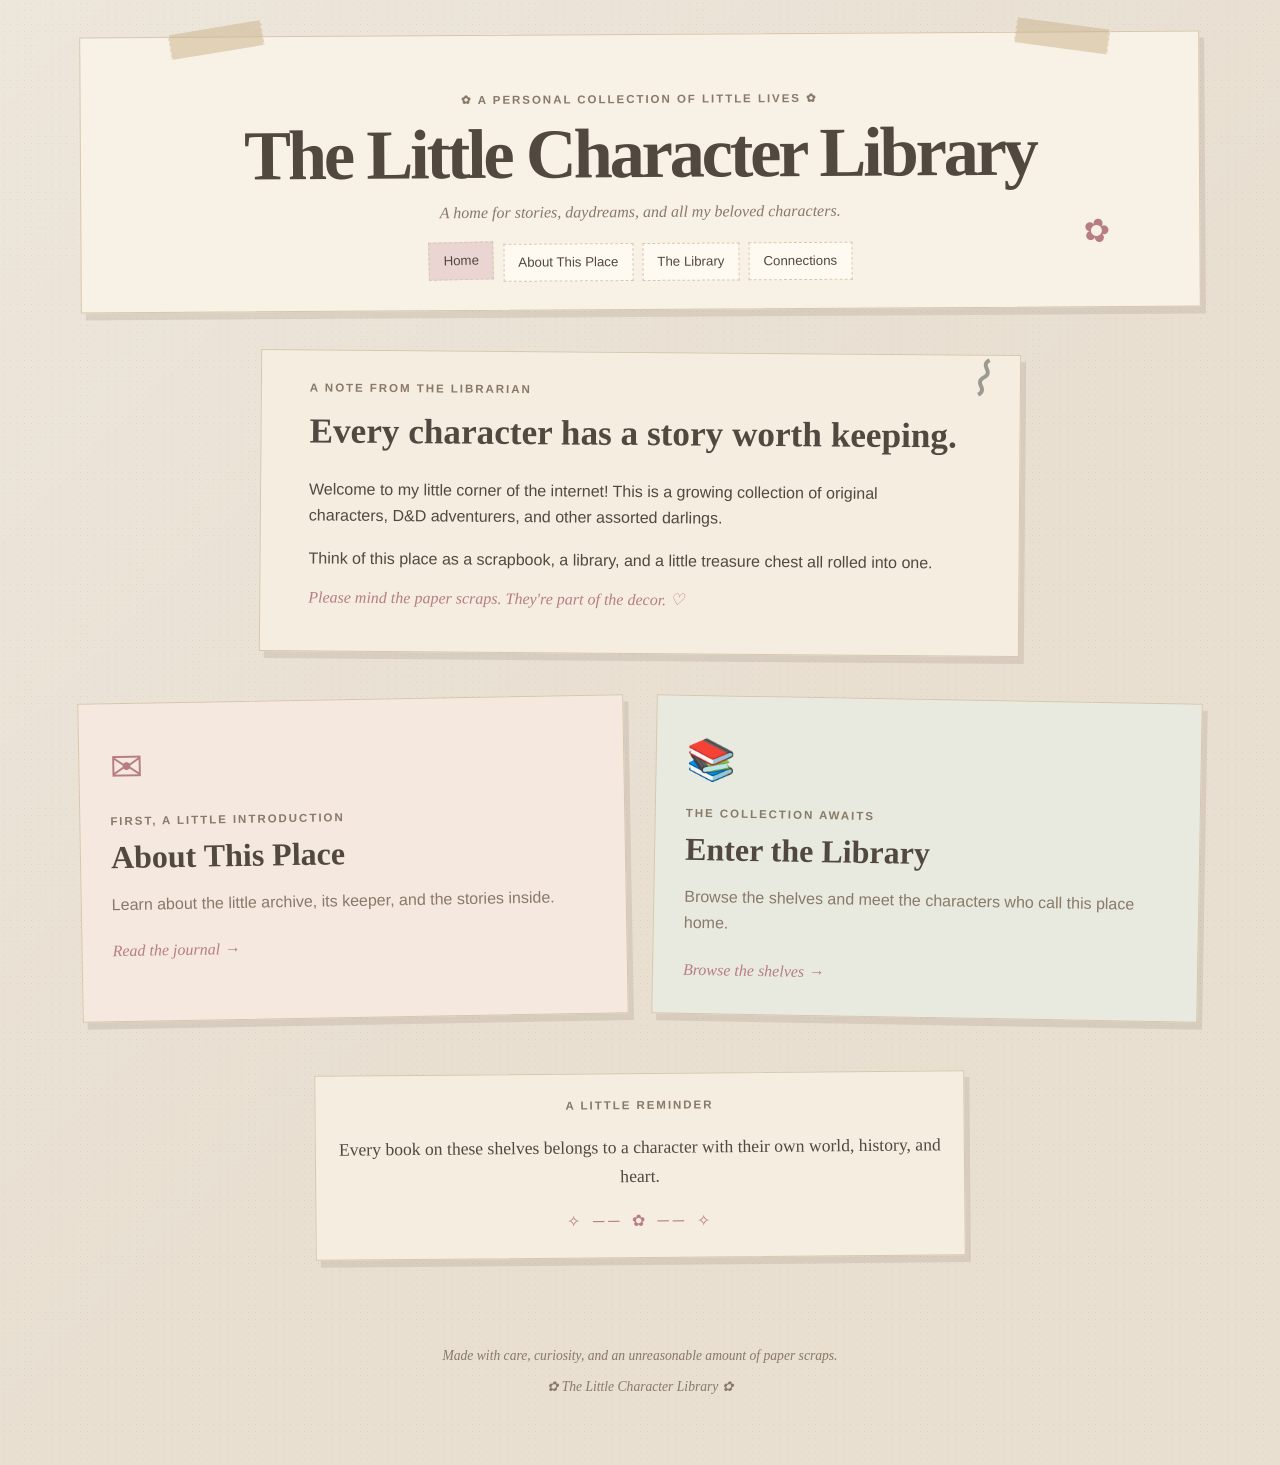
<file: index.html>
<!DOCTYPE html>
<html lang="en">
<head>
  <meta charset="UTF-8">
  <meta name="viewport" content="width=device-width, initial-scale=1.0">
  <meta name="description" content="A little home for characters, stories, and daydreams.">
  <title>The Little Character Library</title>
  <link rel="stylesheet" href="style.css">
</head>

<body class="home-page">
  <div class="site-wrap">

    <header class="site-header paper-panel">
      <p class="eyebrow">✿ A PERSONAL COLLECTION OF LITTLE LIVES ✿</p>
      <h1 class="site-title">The Little Character Library</h1>
      <p class="site-subtitle">A home for stories, daydreams, and all my beloved characters.</p>

      <nav class="main-nav" aria-label="Main navigation">
        <a class="nav-link active" href="index.html">Home</a>
        <a class="nav-link" href="about.html">About This Place</a>
        <a class="nav-link" href="library.html">The Library</a>
        <a class="nav-link" href="connections.html">Connections</a>
      </nav>

      <span class="tape tape-top-left" aria-hidden="true"></span>
      <span class="tape tape-top-right" aria-hidden="true"></span>
      <span class="doodle doodle-flower" aria-hidden="true">✿</span>
    </header>

    <main>
      <section class="welcome-note paper-panel">
        <div class="section-kicker">A NOTE FROM THE LIBRARIAN</div>
        <h2>Every character has a story worth keeping.</h2>

        <p>
          Welcome to my little corner of the internet! This is a growing
          collection of original characters, D&D adventurers, and other
          assorted darlings.
        </p>

        <p>
          Think of this place as a scrapbook, a library, and a little
          treasure chest all rolled into one.
        </p>

        <p class="handwritten">
          Please mind the paper scraps. They're part of the decor. ♡
        </p>

        <span class="paperclip" aria-hidden="true">⌇</span>
      </section>

      <section class="home-links">
        <a class="home-link-card paper-panel" href="about.html">
          <span class="home-link-icon">✉</span>
          <p class="eyebrow">FIRST, A LITTLE INTRODUCTION</p>
          <h2>About This Place</h2>
          <p>Learn about the little archive, its keeper, and the stories inside.</p>
          <span class="handwritten">Read the journal →</span>
        </a>

        <a class="home-link-card paper-panel" href="library.html">
          <span class="home-link-icon">📚</span>
          <p class="eyebrow">THE COLLECTION AWAITS</p>
          <h2>Enter the Library</h2>
          <p>Browse the shelves and meet the characters who call this place home.</p>
          <span class="handwritten">Browse the shelves →</span>
        </a>
      </section>

      <section class="little-note paper-panel">
        <p class="eyebrow">A LITTLE REMINDER</p>
        <p>Every book on these shelves belongs to a character with their own world, history, and heart.</p>
        <div class="tiny-flourish" aria-hidden="true">✧ ── ✿ ── ✧</div>
      </section>
    </main>

    <footer class="site-footer">
      <p>Made with care, curiosity, and an unreasonable amount of paper scraps.</p>
      <p>✿ The Little Character Library ✿</p>
    </footer>

  </div>
</body>
</html>
</file>
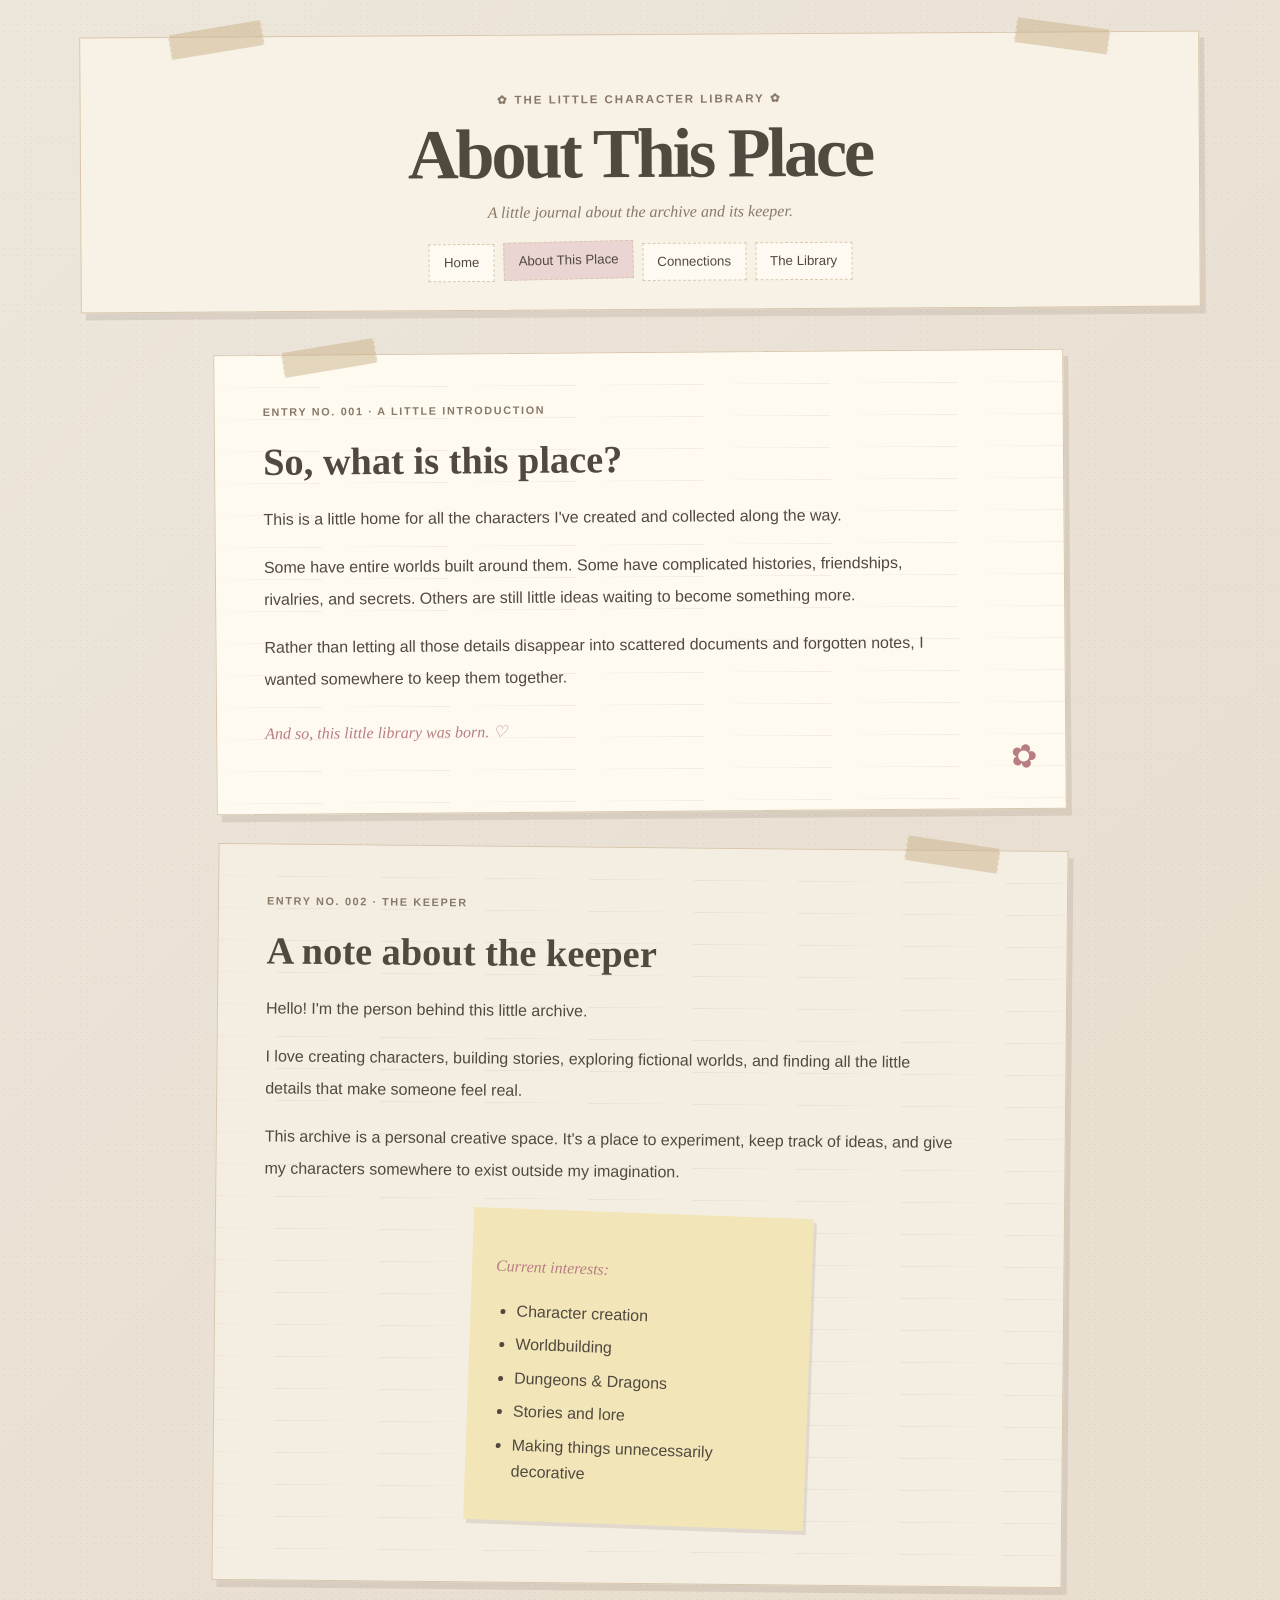
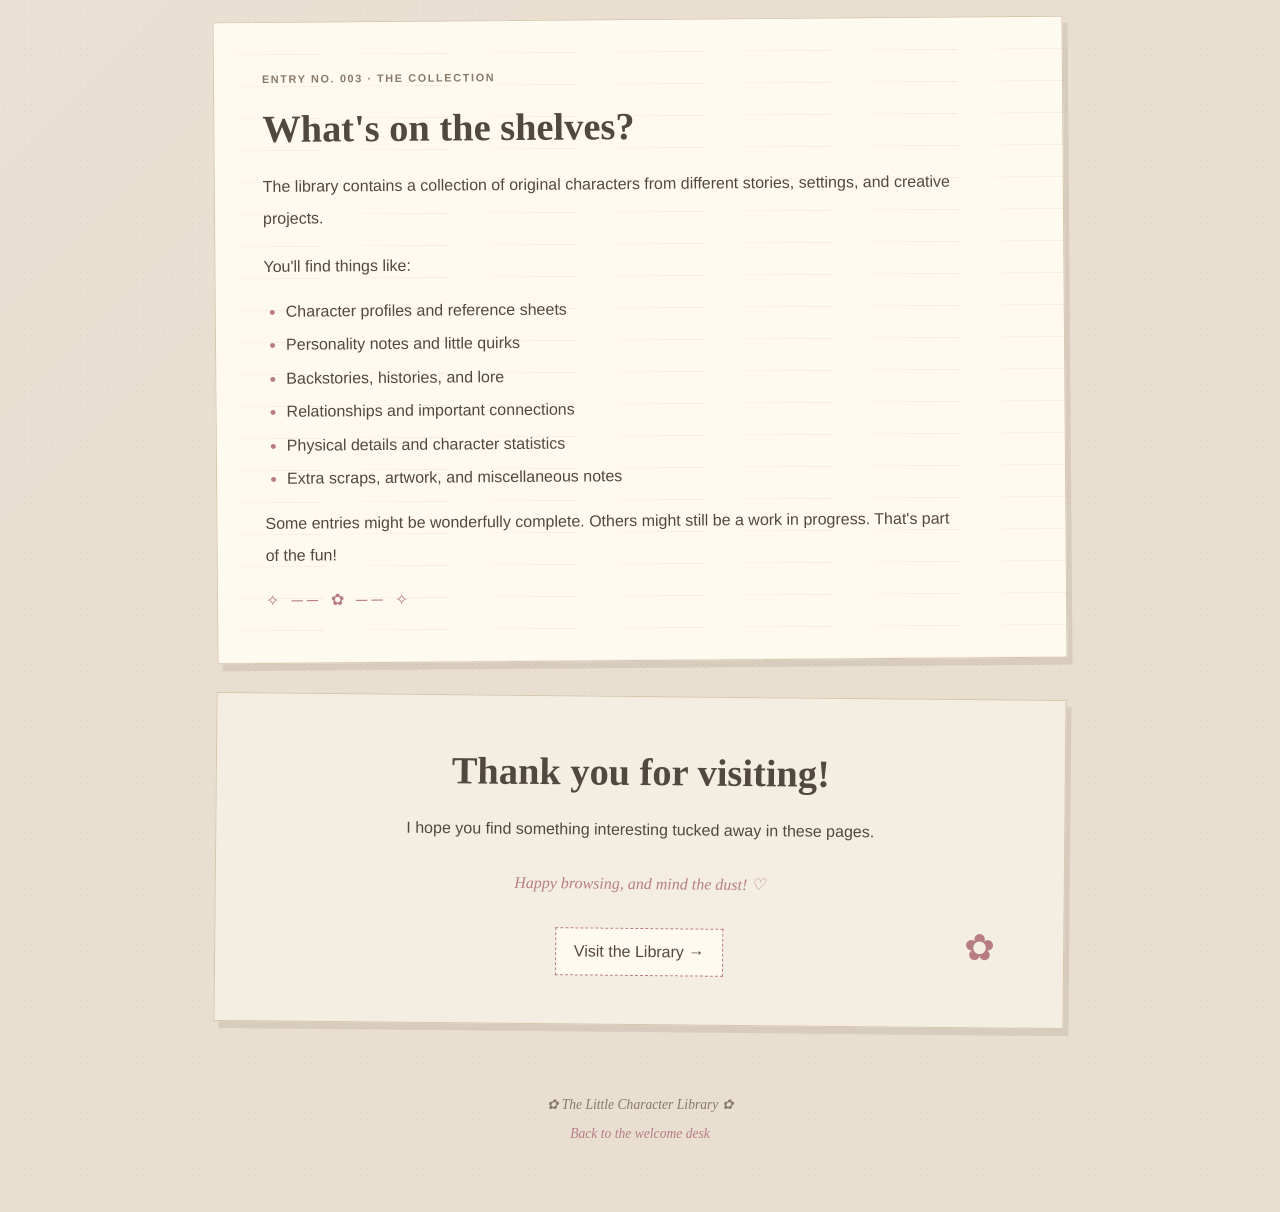
<file: about.html>
<!DOCTYPE html>
<html lang="en">
<head>
  <meta charset="UTF-8">
  <meta name="viewport" content="width=device-width, initial-scale=1.0">
  <title>About This Place | The Little Character Library</title>
  <link rel="stylesheet" href="style.css">
</head>

<body class="about-page">
  <div class="site-wrap">

    <header class="site-header paper-panel">
      <p class="eyebrow">✿ THE LITTLE CHARACTER LIBRARY ✿</p>
      <h1 class="site-title">About This Place</h1>
      <p class="site-subtitle">A little journal about the archive and its keeper.</p>

      <nav class="main-nav" aria-label="Main navigation">
        <a class="nav-link" href="index.html">Home</a>
        <a class="nav-link active" href="about.html">About This Place</a>
        <a class="nav-link" href="connections.html">Connections</a>
        <a class="nav-link" href="library.html">The Library</a>
      </nav>

      <span class="tape tape-top-left" aria-hidden="true"></span>
      <span class="tape tape-top-right" aria-hidden="true"></span>
    </header>

    <main class="journal-layout">

      <section class="journal-page paper-panel">
        <div class="journal-date">ENTRY NO. 001 · A LITTLE INTRODUCTION</div>

        <h2>So, what is this place?</h2>

        <p>
          This is a little home for all the characters I've created and
          collected along the way.
        </p>

        <p>
          Some have entire worlds built around them. Some have complicated
          histories, friendships, rivalries, and secrets. Others are still
          little ideas waiting to become something more.
        </p>

        <p>
          Rather than letting all those details disappear into scattered
          documents and forgotten notes, I wanted somewhere to keep them
          together.
        </p>

        <p class="handwritten">And so, this little library was born. ♡</p>

        <span class="tape tape-top-left" aria-hidden="true"></span>
        <span class="margin-doodle" aria-hidden="true">✿</span>
      </section>

      <section class="journal-page paper-panel">
        <div class="journal-date">ENTRY NO. 002 · THE KEEPER</div>

        <h2>A note about the keeper</h2>

        <p>
          Hello! I'm the person behind this little archive.
        </p>

        <p>
          I love creating characters, building stories, exploring fictional
          worlds, and finding all the little details that make someone feel
          real.
        </p>

        <p>
          This archive is a personal creative space. It's a place to
          experiment, keep track of ideas, and give my characters somewhere
          to exist outside my imagination.
        </p>

        <div class="sticky-note">
          <p class="handwritten">Current interests:</p>
          <ul>
            <li>Character creation</li>
            <li>Worldbuilding</li>
            <li>Dungeons & Dragons</li>
            <li>Stories and lore</li>
            <li>Making things unnecessarily decorative</li>
          </ul>
        </div>

        <span class="tape tape-top-right" aria-hidden="true"></span>
      </section>

      <section class="journal-page paper-panel">
        <div class="journal-date">ENTRY NO. 003 · THE COLLECTION</div>

        <h2>What's on the shelves?</h2>

        <p>
          The library contains a collection of original characters from
          different stories, settings, and creative projects.
        </p>

        <p>You'll find things like:</p>

        <ul class="decorated-list">
          <li>Character profiles and reference sheets</li>
          <li>Personality notes and little quirks</li>
          <li>Backstories, histories, and lore</li>
          <li>Relationships and important connections</li>
          <li>Physical details and character statistics</li>
          <li>Extra scraps, artwork, and miscellaneous notes</li>
        </ul>

        <p>
          Some entries might be wonderfully complete. Others might still
          be a work in progress. That's part of the fun!
        </p>

        <div class="tiny-flourish" aria-hidden="true">✧ ── ✿ ── ✧</div>
      </section>

      <section class="journal-page closing-note paper-panel">
        <h2>Thank you for visiting!</h2>

        <p>
          I hope you find something interesting tucked away in these pages.
        </p>

        <p class="handwritten">Happy browsing, and mind the dust! ♡</p>

        <a class="scrapbook-button" href="library.html">
          Visit the Library →
        </a>

        <span class="doodle closing-flower" aria-hidden="true">✿</span>
      </section>

    </main>

    <footer class="site-footer">
      <p>✿ The Little Character Library ✿</p>
      <p><a href="index.html">Back to the welcome desk</a></p>
    </footer>

  </div>
</body>
</html>
</file>
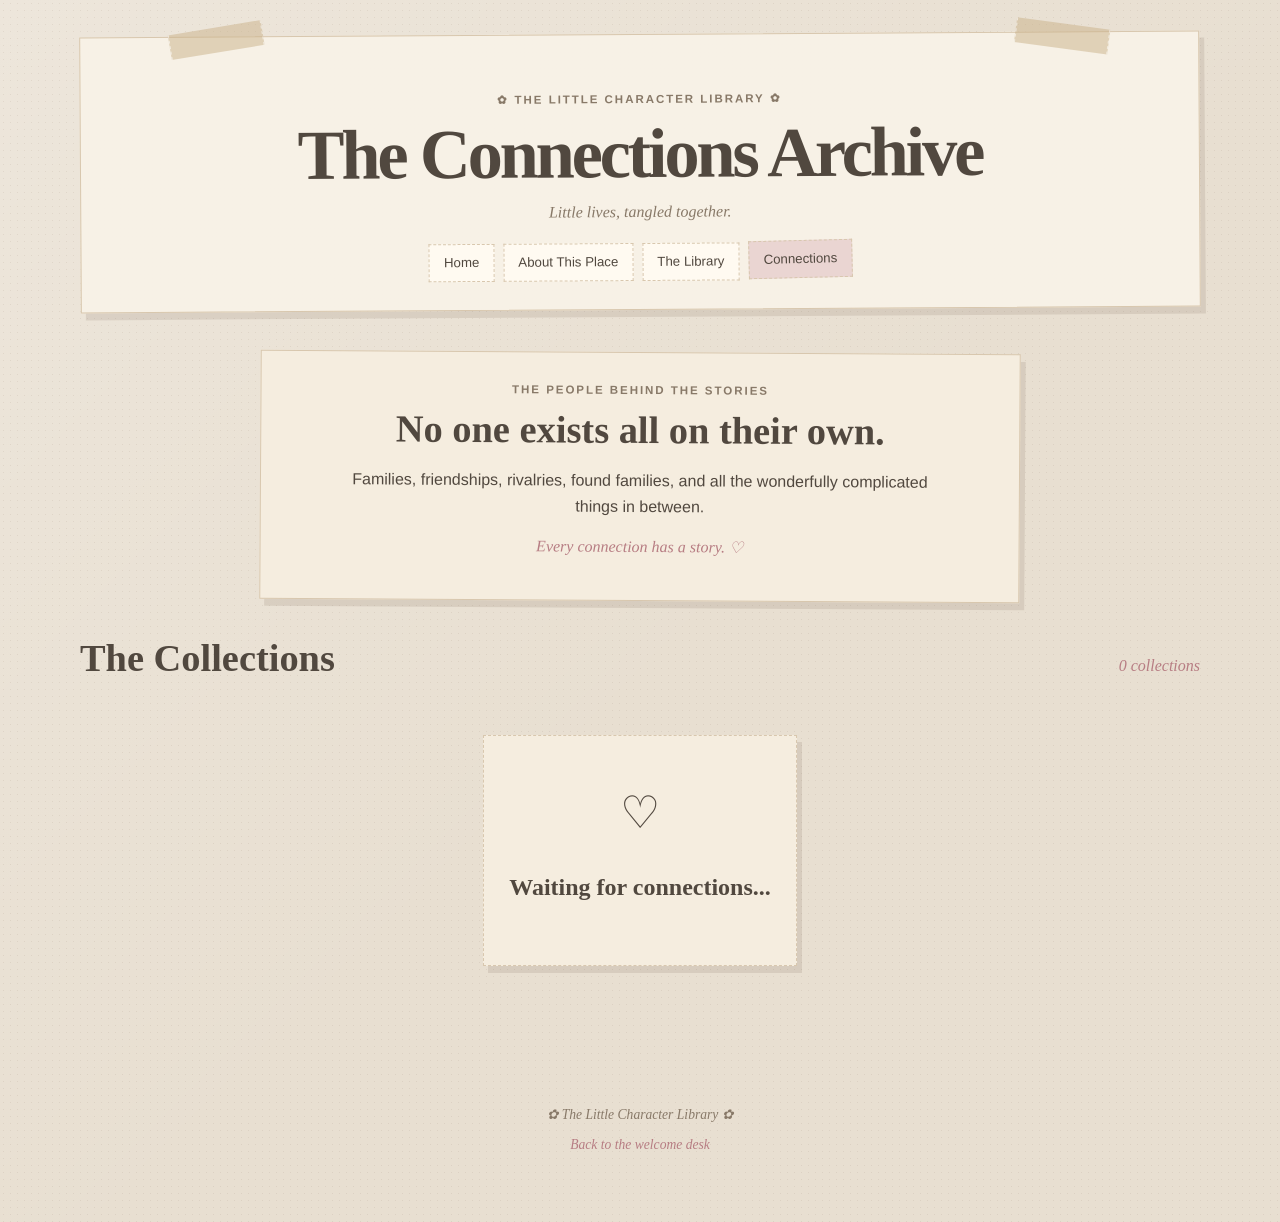
<file: connections.html>
<!DOCTYPE html>
<html lang="en">
<head>
  <meta charset="UTF-8">
  <meta name="viewport" content="width=device-width, initial-scale=1.0">
  <title>Connections | The Little Character Library</title>
  <link rel="stylesheet" href="style.css">
  <script src="connections.js" defer></script>
</head>

<body class="connections-page">
  <div class="site-wrap">

    <header class="site-header paper-panel">
      <p class="eyebrow">✿ THE LITTLE CHARACTER LIBRARY ✿</p>
      <h1 class="site-title">The Connections Archive</h1>
      <p class="site-subtitle">Little lives, tangled together.</p>

      <nav class="main-nav" aria-label="Main navigation">
        <a class="nav-link" href="index.html">Home</a>
        <a class="nav-link" href="about.html">About This Place</a>
        <a class="nav-link" href="library.html">The Library</a>
        <a class="nav-link active" href="connections.html">Connections</a>
      </nav>

      <span class="tape tape-top-left" aria-hidden="true"></span>
      <span class="tape tape-top-right" aria-hidden="true"></span>
    </header>

    <main>

      <section class="library-intro paper-panel">
        <p class="eyebrow">THE PEOPLE BEHIND THE STORIES</p>
        <h2>No one exists all on their own.</h2>
        <p>
          Families, friendships, rivalries, found families, and all the
          wonderfully complicated things in between.
        </p>
        <p class="handwritten">Every connection has a story. ♡</p>
      </section>

      <section class="connection-directory">
        <div class="shelf-heading">
          <h2>The Collections</h2>
          <span class="handwritten" id="group-count">A little family of stories</span>
        </div>

        <div id="connection-directory-grid" class="connection-directory-grid">
          <div class="empty-library paper-panel">
            <span class="empty-icon">♡</span>
            <h3>Waiting for connections...</h3>
            <p>
            </p>
          </div>
        </div>
      </section>

    </main>

    <footer class="site-footer">
      <p>✿ The Little Character Library ✿</p>
      <p><a href="index.html">Back to the welcome desk</a></p>
    </footer>

  </div>

  <script>
    document.addEventListener("DOMContentLoaded", () => {
      const grid = document.getElementById("connection-directory-grid");
      const count = document.getElementById("group-count");

      if (typeof archiveGroups === "undefined") return;

      const groups = archiveGroups;
      count.textContent = `${groups.length} ${groups.length === 1 ? "collection" : "collections"}`;

      if (groups.length === 0) return;

      grid.replaceChildren();

      groups.forEach(group => {
        const card = document.createElement("a");
        card.className = "connection-directory-card paper-panel";
        card.href = `group.html?group=${encodeURIComponent(group.id)}`;

        const decoration = document.createElement("span");
        decoration.className = "directory-icon";
        decoration.textContent = "♡";

        const title = document.createElement("h3");
        title.textContent = group.name;

        const description = document.createElement("p");
        description.textContent = group.description || "A collection of connected characters.";

        const members = document.createElement("span");
        members.className = "directory-member-count";
        members.textContent = `${group.members.length} connected characters`;

        const linkText = document.createElement("span");
        linkText.className = "handwritten";
        linkText.textContent = "Open collection →";

        card.append(decoration, title, description, members, linkText);
        grid.appendChild(card);
      });
    });
  </script>
</body>
</html>
</file>
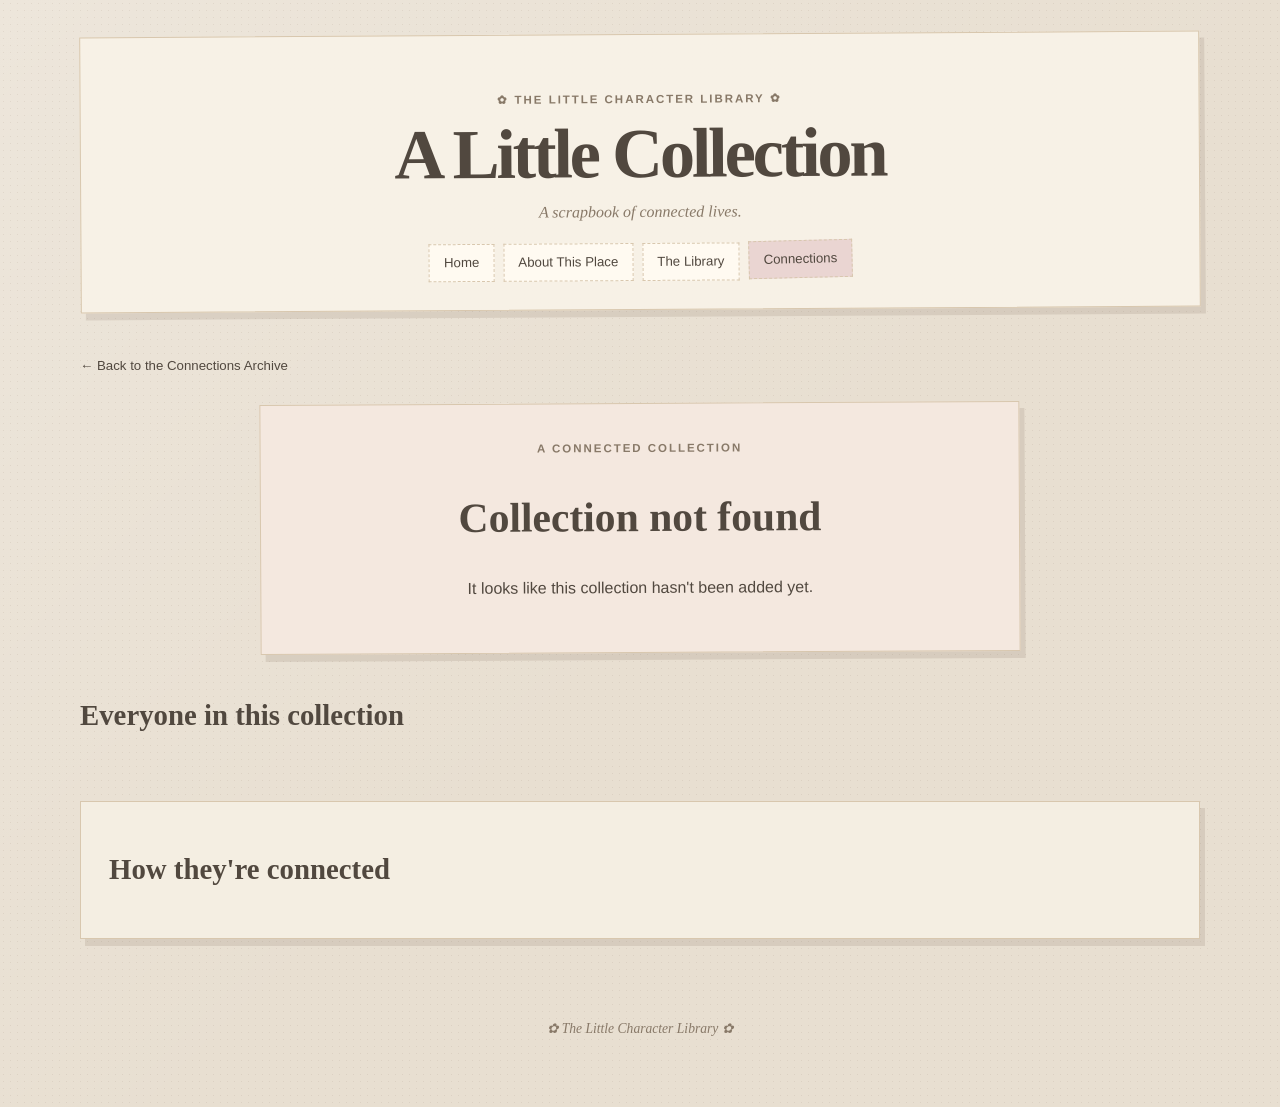
<file: group.html>
<!DOCTYPE html>
<html lang="en">
<head>
  <meta charset="UTF-8">
  <meta name="viewport" content="width=device-width, initial-scale=1.0">
  <title>Character Group | The Little Character Library</title>
  <link rel="stylesheet" href="style.css">
  <script src="connections.js" defer></script>
</head>

<body class="group-page">
  <div class="site-wrap">

    <header class="site-header paper-panel">
      <p class="eyebrow">✿ THE LITTLE CHARACTER LIBRARY ✿</p>
      <h1 class="site-title">A Little Collection</h1>
      <p class="site-subtitle">A scrapbook of connected lives.</p>

      <nav class="main-nav" aria-label="Main navigation">
        <a class="nav-link" href="index.html">Home</a>
        <a class="nav-link" href="about.html">About This Place</a>
        <a class="nav-link" href="library.html">The Library</a>
        <a class="nav-link active" href="connections.html">Connections</a>
      </nav>
    </header>

    <main>
      <a class="back-link" href="connections.html">← Back to the Connections Archive</a>

      <section class="group-intro paper-panel">
        <p class="eyebrow">A CONNECTED COLLECTION</p>
        <h2 id="group-title">Loading collection...</h2>
        <p id="group-description"></p>
        <p class="handwritten" id="group-member-count"></p>
      </section>

      <section class="group-members-section">
        <h2>Everyone in this collection</h2>
        <div id="group-members" class="group-member-grid"></div>
      </section>

      <section class="group-relationships paper-panel">
        <h2>How they're connected</h2>
        <div id="group-relationship-list"></div>
      </section>
    </main>

    <footer class="site-footer">
      <p>✿ The Little Character Library ✿</p>
    </footer>
  </div>

  <script>
    document.addEventListener("DOMContentLoaded", () => {
      const params = new URLSearchParams(window.location.search);
      const groupId = params.get("group");

      const group = typeof archiveGroups !== "undefined"
        ? archiveGroups.find(item => item.id === groupId)
        : null;

      const title = document.getElementById("group-title");
      const description = document.getElementById("group-description");
      const count = document.getElementById("group-member-count");
      const membersContainer = document.getElementById("group-members");
      const relationshipsContainer = document.getElementById("group-relationship-list");

      if (!group) {
        title.textContent = "Collection not found";
        description.textContent = "It looks like this collection hasn't been added yet.";
        count.textContent = "";
        return;
      }

      document.title = `${group.name} | The Little Character Library`;
      title.textContent = group.name;
      description.textContent = group.description || "";
      count.textContent = `${group.members.length} connected characters ♡`;

      const members = group.members
        .map(id => archiveCharacters.find(character => character.id === id))
        .filter(Boolean);

      members.forEach(character => {
        const card = document.createElement("a");
        card.className = "group-member-card paper-panel";
        card.href = character.page;

        if (character.image) {
          const image = document.createElement("img");
          image.src = character.image;
          image.alt = `Portrait of ${character.name}`;
          card.appendChild(image);
        } else {
          const placeholder = document.createElement("div");
          placeholder.className = "group-member-placeholder";
          placeholder.textContent = "✿";
          card.appendChild(placeholder);
        }

        const name = document.createElement("h3");
        name.textContent = character.name;

        const subtitle = document.createElement("p");
        subtitle.textContent = character.subtitle || character.species || "";

        card.append(name, subtitle);
        membersContainer.appendChild(card);
      });

      const relationships = [];

      members.forEach(character => {
        (character.relationships || []).forEach(relationship => {
          if (!group.members.includes(relationship.characterId)) return;

          const other = archiveCharacters.find(
            item => item.id === relationship.characterId
          );

          if (!other) return;

          relationships.push({
            first: character.name,
            second: other.name,
            label: relationship.label
          });
        });
      });

      if (relationships.length === 0) {
        relationshipsContainer.textContent =
          "Relationship details haven't been added yet.";
      } else {
        relationships.forEach(relationship => {
          const item = document.createElement("p");
          item.className = "group-relationship-entry";
          item.textContent =
            `${relationship.first} → ${relationship.second}: ${relationship.label}`;
          relationshipsContainer.appendChild(item);
        });
      }
    });
  </script>
</body>
</html>
</file>
<file: style.css>
/* ==========================================================
   THE LITTLE CHARACTER LIBRARY
   Shared styles for the homepage and every character page.
   Change the global colours here; individual characters can
   override them with their own --accent variables.
   ========================================================== */

:root {
  --ink: #51483f;
  --muted-ink: #887968;
  --paper: #f5eddf;
  --paper-light: #fffaf1;
  --paper-dark: #e9ddca;
  --edge: #d8c7ae;
  --accent: #b77d83;
  --accent-soft: #ead5d2;
  --sage: #a5ad91;
  --shadow: 5px 7px 0 rgba(91, 71, 53, .12);
  --serif: Georgia, "Times New Roman", serif;
  --sans: "Trebuchet MS", Arial, sans-serif;
  --hand: "Segoe Print", "Bradley Hand", cursive;
}

* { box-sizing: border-box; }

html { scroll-behavior: smooth; }

body {
  margin: 0;
  color: var(--ink);
  background-color: #e8dfd1;
  background-image:
    radial-gradient(rgba(117, 94, 69, .10) .7px, transparent .7px),
    linear-gradient(135deg, rgba(255,255,255,.22), transparent 55%);
  background-size: 7px 7px, auto;
  font-family: var(--sans);
  line-height: 1.65;
}

a { color: inherit; }
button, input { font: inherit; }

.site-wrap {
  width: min(1120px, calc(100% - 32px));
  margin: 34px auto;
}

.paper-panel {
  position: relative;
  background: var(--paper);
  border: 1px solid var(--edge);
  box-shadow: var(--shadow);
}

.site-header {
  padding: 55px 24px 28px;
  text-align: center;
  transform: rotate(-.35deg);
  margin-bottom: 42px;
  background-image: linear-gradient(rgba(255,255,255,.22), rgba(255,255,255,.22));
}

.eyebrow, .section-kicker {
  margin: 0;
  color: var(--muted-ink);
  font-size: .72rem;
  font-weight: bold;
  letter-spacing: .17em;
  text-transform: uppercase;
}

.site-title {
  margin: 8px 0 2px;
  font: 700 clamp(2.1rem, 6vw, 4.4rem)/1.05 var(--serif);
  letter-spacing: -.045em;
}

.site-subtitle {
  margin: 12px auto 22px;
  color: var(--muted-ink);
  font: italic 1rem var(--serif);
}

.main-nav {
  display: flex;
  justify-content: center;
  flex-wrap: wrap;
  gap: 9px;
}

.nav-link {
  padding: 7px 14px;
  border: 1px dashed var(--edge);
  background: var(--paper-light);
  text-decoration: none;
  font-size: .83rem;
  transition: transform .2s, background .2s;
}
.nav-link:hover, .nav-link.active {
  background: var(--accent-soft);
  transform: translateY(-2px) rotate(-1deg);
}

.tape {
  position: absolute;
  width: 94px;
  height: 25px;
  background: rgba(198, 174, 133, .48);
  border-left: 1px dashed rgba(255,255,255,.55);
  border-right: 1px dashed rgba(255,255,255,.55);
}
.tape-top-left { top: -10px; left: 8%; transform: rotate(-9deg); }
.tape-top-right { top: -9px; right: 8%; transform: rotate(8deg); }
.doodle { position: absolute; color: var(--accent); pointer-events: none; }
.doodle-flower { right: 8%; bottom: 18%; font-size: 2rem; transform: rotate(13deg); }

.welcome-note {
  max-width: 760px;
  margin: 0 auto 70px;
  padding: 28px clamp(20px, 5vw, 48px);
  transform: rotate(.45deg);
}
.welcome-note h2, .section-heading h2, .little-note p:not(.eyebrow) {
  font-family: var(--serif);
}
.welcome-note h2 { margin: 5px 0 10px; font-size: clamp(1.5rem, 4vw, 2.2rem); }
.welcome-note p { max-width: 650px; }
.handwritten { color: var(--accent); font: italic 1rem var(--hand); }
.paperclip { position: absolute; right: 25px; top: -16px; font-size: 3rem; color: #9a9a91; transform: rotate(18deg); }

.collection-section { margin: 0 auto 60px; }
.section-heading {
  display: flex;
  align-items: center;
  justify-content: space-between;
  margin-bottom: 18px;
}
.section-heading h2 { margin: 2px 0 0; font-size: clamp(1.8rem, 4vw, 2.6rem); }
.shelf-stamp {
  display: grid;
  place-content: center;
  width: 65px;
  height: 65px;
  border: 2px dashed var(--accent);
  border-radius: 50%;
  color: var(--accent);
  text-align: center;
  font: bold .65rem/1.3 var(--serif);
  transform: rotate(12deg);
}

.collection-tools { padding: 18px; margin-bottom: 28px; }
.search-label { display: block; margin-bottom: 6px; font: bold .8rem var(--serif); }
#character-search {
  width: 100%;
  padding: 11px 13px;
  color: var(--ink);
  background: var(--paper-light);
  border: 1px solid var(--edge);
  outline-color: var(--accent);
}
.filter-row { display: flex; flex-wrap: wrap; gap: 8px; margin-top: 13px; }
.filter-button {
  padding: 6px 11px;
  border: 1px solid var(--edge);
  background: #fffaf1;
  color: var(--ink);
  cursor: pointer;
  font-size: .78rem;
}
.filter-button:hover, .filter-button.active {
  background: var(--accent-soft);
  border-color: var(--accent);
}

.book-grid {
  display: grid;
  grid-template-columns: repeat(auto-fit, minmax(215px, 1fr));
  gap: 28px 23px;
}
.book-card {
  position: relative;
  display: block;
  padding: 13px 13px 17px;
  background: var(--paper-light);
  border: 1px solid var(--edge);
  box-shadow: 4px 5px 0 rgba(91, 71, 53, .13);
  text-decoration: none;
  transform: rotate(var(--tilt, -1deg));
  transition: transform .2s, box-shadow .2s;
}
.book-card:nth-child(even) { --tilt: 1.1deg; }
.book-card:nth-child(3n) { --tilt: -.4deg; }
.book-card:hover {
  transform: translateY(-6px) rotate(0);
  box-shadow: 7px 10px 0 rgba(91, 71, 53, .14);
}
.book-cover {
  position: relative;
  display: grid;
  place-items: center;
  min-height: 205px;
  overflow: hidden;
  background: var(--card-paper, #ead8d1);
  border: 1px solid rgba(81,72,63,.14);
}
.book-cover img { width: 100%; height: 205px; object-fit: cover; display: block; }
.book-cover-placeholder {
  padding: 18px;
  color: rgba(81,72,63,.65);
  text-align: center;
  font: italic 1.05rem var(--serif);
}
.book-ribbon {
  position: absolute;
  top: 12px;
  left: -7px;
  padding: 4px 12px;
  color: #fffaf1;
  background: var(--card-accent, #ad777d);
  font-size: .65rem;
  letter-spacing: .08em;
  text-transform: uppercase;
  box-shadow: 2px 2px 0 rgba(0,0,0,.1);
}
.book-card h3 { margin: 13px 0 2px; font: bold 1.35rem var(--serif); }
.book-card .book-subtitle { margin: 0; color: var(--muted-ink); font: italic .85rem var(--serif); }
.book-meta { display: flex; justify-content: space-between; gap: 8px; margin-top: 12px; color: var(--muted-ink); font-size: .68rem; text-transform: uppercase; letter-spacing: .07em; }
.book-card::after {
  content: "✿";
  position: absolute;
  right: 13px;
  bottom: 9px;
  color: var(--card-accent, var(--accent));
  font-size: 1rem;
}
.empty-message { padding: 30px; text-align: center; background: var(--paper); border: 1px dashed var(--edge); }

.little-note {
  max-width: 650px;
  margin: 0 auto 55px;
  padding: 22px;
  text-align: center;
  transform: rotate(-.5deg);
}
.little-note p:not(.eyebrow) { font-size: 1.1rem; }
.tiny-flourish { color: var(--accent); letter-spacing: .25em; }
.site-footer { padding: 22px 10px; color: var(--muted-ink); text-align: center; font: italic .85rem var(--serif); }

/* ---------------- CHARACTER PAGE ---------------- */

.character-page {
  --character-paper: var(--paper);
  --character-light: var(--paper-light);
  --character-accent: var(--accent);
  --character-accent-soft: var(--accent-soft);
  --character-ink: var(--ink);
  --character-muted: var(--muted-ink);
}
.character-shell { width: min(1050px, calc(100% - 30px)); margin: 30px auto; }
.character-topbar { display: flex; justify-content: space-between; align-items: center; gap: 12px; margin-bottom: 18px; }
.back-link { color: var(--character-muted); text-decoration: none; font-size: .83rem; }
.back-link:hover { color: var(--character-accent); }
.character-number { color: var(--character-muted); font-size: .7rem; letter-spacing: .14em; text-transform: uppercase; }
.character-cover {
  position: relative;
  display: grid;
  grid-template-columns: minmax(190px, .8fr) 1.2fr;
  gap: 28px;
  padding: clamp(20px, 4vw, 42px);
  background: var(--character-paper);
  border: 1px solid var(--edge);
  box-shadow: var(--shadow);
  transform: rotate(-.25deg);
}
.headshot-frame {
  position: relative;
  align-self: center;
  padding: 10px;
  background: var(--character-light);
  border: 1px solid var(--edge);
  box-shadow: 4px 5px 0 rgba(91,71,53,.12);
  transform: rotate(-2deg);
}
.headshot-frame img { display: block; width: 100%; aspect-ratio: 4/5; object-fit: cover; background: var(--paper-dark); }
.image-placeholder {
  display: grid;
  place-items: center;
  min-height: 220px;
  padding: 15px;
  background: var(--paper-dark);
  color: var(--muted-ink);
  text-align: center;
  font: italic .9rem var(--serif);
}
.cover-copy { align-self: center; }
.cover-copy h1 { margin: 5px 0; font: bold clamp(2.4rem, 6vw, 4.8rem)/1 var(--serif); letter-spacing: -.05em; }
.character-quote { color: var(--character-accent); font: italic 1.1rem var(--serif); }
.cover-intro { max-width: 560px; }
.washi-strip { display: inline-block; padding: 4px 14px; margin: 8px 0; color: var(--character-muted); background: var(--character-accent-soft); font-size: .7rem; letter-spacing: .12em; text-transform: uppercase; transform: rotate(-2deg); }
.identity-grid { display: grid; grid-template-columns: repeat(4, 1fr); gap: 9px; margin-top: 20px; }
.identity-item { padding: 10px; background: var(--character-light); border: 1px dashed var(--edge); }
.identity-item span { display: block; color: var(--character-muted); font-size: .62rem; letter-spacing: .12em; text-transform: uppercase; }
.identity-item strong { font: bold .95rem var(--serif); overflow-wrap: anywhere; }

.scrapbook-section {
  position: relative;
  margin: 38px 0;
  padding: clamp(20px, 4vw, 34px);
  background: var(--character-paper);
  border: 1px solid var(--edge);
  box-shadow: 3px 4px 0 rgba(91,71,53,.10);
}
.scrapbook-section:nth-of-type(even) { transform: rotate(.25deg); }
.scrapbook-section:nth-of-type(odd) { transform: rotate(-.2deg); }
.section-number { color: var(--character-accent); font: italic .85rem var(--serif); letter-spacing: .12em; }
.scrapbook-section h2 { margin: 3px 0 16px; font: bold clamp(1.55rem, 4vw, 2.2rem) var(--serif); }
.section-intro { margin-top: -10px; color: var(--character-muted); font: italic .9rem var(--serif); }
.section-rule { height: 1px; margin: 15px 0 20px; background: var(--edge); }
.personality-tags { display: flex; flex-wrap: wrap; gap: 9px; }
.personality-tag { padding: 5px 12px; background: var(--character-accent-soft); border: 1px dashed var(--character-accent); border-radius: 2px 10px 3px 9px; font: .82rem var(--serif); }
.weakness-tag { background: #e8e0d3; border-color: #b8a895; }

.reference-image { display: block; max-width: 100%; max-height: 650px; margin: 0 auto; object-fit: contain; border: 9px solid var(--character-light); outline: 1px solid var(--edge); background: var(--paper-dark); }
.gallery-grid { display: grid; grid-template-columns: repeat(auto-fit, minmax(150px, 1fr)); gap: 15px; margin-top: 18px; }
.gallery-item { padding: 8px; background: var(--character-light); border: 1px solid var(--edge); box-shadow: 2px 3px 0 rgba(91,71,53,.1); }
.gallery-item img { display: block; width: 100%; aspect-ratio: 1; object-fit: cover; }
.gallery-item p { margin: 7px 0 0; color: var(--character-muted); text-align: center; font: italic .78rem var(--serif); }

details.lore-chapter { margin: 12px 0; padding: 13px 15px; background: var(--character-light); border: 1px dashed var(--edge); }
details.lore-chapter summary { cursor: pointer; color: var(--character-accent); font: bold 1rem var(--serif); }
details.lore-chapter p { margin-bottom: 0; }

.relationship-grid { display: grid; grid-template-columns: repeat(auto-fit, minmax(220px, 1fr)); gap: 15px; }
.relationship-card { display: grid; grid-template-columns: 82px 1fr; gap: 12px; padding: 12px; background: var(--character-light); border: 1px solid var(--edge); }
.relationship-card img, .relationship-placeholder { width: 82px; height: 92px; object-fit: cover; background: var(--paper-dark); }
.relationship-placeholder { display: grid; place-items: center; color: var(--character-muted); font-size: 1.6rem; }
.relationship-card h3 { margin: 0; font: bold 1rem var(--serif); }
.relationship-type { margin: 1px 0 5px; color: var(--character-accent); font-size: .67rem; letter-spacing: .1em; text-transform: uppercase; }
.relationship-card p:last-child { margin: 0; font-size: .82rem; }

.stat-group { margin: 20px 0; }
.stat-group h3 { margin: 0 0 12px; font: bold 1.2rem var(--serif); }
.stat-row { display: grid; grid-template-columns: 120px 1fr 42px; align-items: center; gap: 12px; margin: 10px 0; font-size: .82rem; }
.stat-track { height: 10px; overflow: hidden; background: var(--paper-dark); border: 1px solid var(--edge); }
.stat-fill { height: 100%; width: var(--stat-value); background: var(--character-accent); }
.stat-value { color: var(--character-muted); text-align: right; font-size: .75rem; font-variant-numeric: tabular-nums; }
.credits-list { padding-left: 20px; }
.character-footer { padding: 25px 10px 40px; color: var(--character-muted); text-align: center; font: italic .85rem var(--serif); }
.character-footer .flourish { color: var(--character-accent); font-size: 1.3rem; letter-spacing: .25em; }

@media (max-width: 680px) {
  .site-wrap { width: min(100% - 20px, 1120px); margin: 15px auto; }
  .site-header { padding-top: 43px; }
  .character-cover { grid-template-columns: 1fr; }
  .headshot-frame { width: min(260px, 85%); margin: 0 auto; }
  .identity-grid { grid-template-columns: repeat(2, 1fr); }
  .character-topbar { align-items: flex-start; }
  .stat-row { grid-template-columns: 95px 1fr 35px; gap: 7px; }
}


/* ==========================================================
   NEW SCRAPBOOK PAGES
   Homepage, About This Place, and The Library
   ========================================================== */

/* HOME PAGE */

.home-page .welcome-note {
  margin-bottom: 45px;
}

.home-links {
  display: grid;
  grid-template-columns: repeat(2, minmax(0, 1fr));
  gap: 28px;
  margin: 35px 0 55px;
}

.home-link-card {
  display: block;
  padding: 30px;
  text-decoration: none;
  transition: transform .2s, box-shadow .2s;
}

.home-link-card:first-child {
  transform: rotate(-1deg);
  background: #f5e8df;
}

.home-link-card:last-child {
  transform: rotate(1deg);
  background: #e9eadf;
}

.home-link-card:hover {
  transform: translateY(-6px) rotate(0);
  box-shadow: 8px 10px 0 rgba(91, 71, 53, .15);
}

.home-link-card h2 {
  margin: 8px 0;
  font: bold clamp(1.5rem, 3vw, 2rem) var(--serif);
}

.home-link-card p:not(.eyebrow) {
  color: var(--muted-ink);
}

.home-link-icon {
  display: block;
  margin-bottom: 12px;
  color: var(--accent);
  font-size: 2.5rem;
}

.home-link-card .handwritten {
  display: inline-block;
  margin-top: 8px;
}

.little-note {
  position: relative;
}


/* ABOUT PAGE */

.journal-layout {
  width: min(850px, 100%);
  margin: 0 auto;
}

.journal-page {
  margin: 35px 0;
  padding: clamp(24px, 5vw, 48px);
  background-color: #fffaf0;
  background-image: repeating-linear-gradient(
    transparent,
    transparent 31px,
    rgba(183, 125, 131, .13) 32px
  );
}

.journal-page:nth-child(odd) {
  transform: rotate(-.45deg);
}

.journal-page:nth-child(even) {
  transform: rotate(.55deg);
  background-color: #f4eee2;
}

.journal-date {
  margin-bottom: 18px;
  color: var(--muted-ink);
  font-size: .68rem;
  font-weight: bold;
  letter-spacing: .15em;
}

.journal-page h2 {
  margin: 5px 0 20px;
  font: bold clamp(1.7rem, 4vw, 2.4rem) var(--serif);
}

.journal-page p {
  max-width: 690px;
  line-height: 2;
}

.journal-page .handwritten {
  margin-top: 22px;
}

.margin-doodle {
  position: absolute;
  right: 28px;
  bottom: 25px;
  color: var(--accent);
  font-size: 2rem;
  transform: rotate(15deg);
}

.sticky-note {
  max-width: 340px;
  margin: 25px auto 10px;
  padding: 20px 24px;
  background: #f2e6b9;
  box-shadow: 3px 4px 0 rgba(91, 71, 53, .12);
  transform: rotate(1.5deg);
}

.sticky-note ul,
.decorated-list {
  padding-left: 22px;
}

.sticky-note li,
.decorated-list li {
  margin: 7px 0;
}

.decorated-list li::marker {
  color: var(--accent);
}

.closing-note {
  text-align: center;
  background: #f4e5e2;
}

.closing-note p {
  margin-left: auto;
  margin-right: auto;
}

.closing-flower {
  right: 8%;
  bottom: 15%;
  font-size: 2.3rem;
}


/* LIBRARY PAGE */

.library-intro {
  max-width: 760px;
  margin: 0 auto 35px;
  padding: 28px clamp(20px, 5vw, 42px);
  text-align: center;
  transform: rotate(.35deg);
}

.library-intro h2 {
  margin: 8px 0;
  font: bold clamp(1.7rem, 4vw, 2.4rem) var(--serif);
}

.library-intro p {
  max-width: 620px;
  margin-left: auto;
  margin-right: auto;
}

.library-controls {
  padding: 22px;
  margin-bottom: 40px;
  transform: rotate(-.2deg);
}

.library-controls label {
  display: block;
  margin-bottom: 8px;
  font: bold 1rem var(--serif);
}

.library-controls input {
  width: 100%;
  padding: 13px 15px;
  color: var(--ink);
  background: var(--paper-light);
  border: 1px solid var(--edge);
  outline-color: var(--accent);
}

.filter-heading {
  margin: 20px 0 9px;
  font: bold .9rem var(--serif);
}

.filter-buttons {
  display: flex;
  flex-wrap: wrap;
  gap: 9px;
}

.filter-buttons .filter-button {
  padding: 8px 13px;
  border: 1px dashed var(--edge);
  border-radius: 2px 8px 3px 8px;
  background: var(--paper-light);
  color: var(--ink);
  cursor: pointer;
  transition: background .2s, transform .2s;
}

.filter-buttons .filter-button:hover,
.filter-buttons .filter-button.active {
  background: var(--accent-soft);
  border-color: var(--accent);
  transform: rotate(-1deg) translateY(-2px);
}

.shelf-heading {
  display: flex;
  align-items: baseline;
  justify-content: space-between;
  flex-wrap: wrap;
  gap: 10px;
  margin-bottom: 22px;
}

.shelf-heading h2 {
  margin: 0;
  font: bold clamp(1.7rem, 4vw, 2.4rem) var(--serif);
}

.character-grid {
  display: grid;
  grid-template-columns: repeat(auto-fit, minmax(215px, 1fr));
  gap: 28px 23px;
  margin-bottom: 45px;
}

.empty-library {
  padding: 40px 25px;
  margin: 30px auto 55px;
  max-width: 650px;
  text-align: center;
  background: var(--paper);
  border: 1px dashed var(--edge);
}

.empty-library[hidden] {
  display: none !important;
}

.empty-library h3 {
  font: bold 1.5rem var(--serif);
}

.empty-icon {
  display: block;
  margin-bottom: 12px;
  font-size: 2.8rem;
}

.scrapbook-button {
  display: inline-block;
  padding: 10px 18px;
  margin-top: 12px;
  color: var(--ink);
  background: var(--paper-light);
  border: 1px dashed var(--accent);
  text-decoration: none;
  transition: transform .2s, background .2s;
}

.scrapbook-button:hover {
  background: var(--accent-soft);
  transform: translateY(-3px) rotate(-1deg);
}

.site-footer a {
  color: var(--accent);
  text-decoration: none;
}

.site-footer a:hover {
  text-decoration: underline;
}


/* RESPONSIVE LAYOUT */

@media (max-width: 680px) {
  .home-links {
    grid-template-columns: 1fr;
    gap: 22px;
  }

  .home-link-card:first-child,
  .home-link-card:last-child {
    transform: none;
  }

  .journal-page {
    margin: 25px 0;
  }

  .shelf-heading {
    align-items: flex-start;
    flex-direction: column;
  }

  .library-controls {
    padding: 17px;
  }

  .filter-buttons {
    gap: 7px;
  }
}

/* ==========================================================
   CONNECTIONS ARCHIVE
   ========================================================== */

.connection-directory-grid {
  display: grid;
  grid-template-columns: repeat(auto-fit, minmax(230px, 1fr));
  gap: 25px;
  margin: 25px 0 50px;
}

.connection-directory-card {
  display: flex;
  flex-direction: column;
  padding: 25px;
  min-height: 240px;
  color: var(--ink);
  text-decoration: none;
  background: #f4e8df;
  border: 1px solid var(--edge);
  box-shadow: 4px 5px 0 rgba(91, 71, 53, .10);
  transition: transform .2s, box-shadow .2s;
}

.connection-directory-card:nth-child(even) {
  background: #e9eadf;
  transform: rotate(1deg);
}

.connection-directory-card:nth-child(odd) {
  transform: rotate(-1deg);
}

.connection-directory-card:hover {
  transform: translateY(-6px) rotate(0);
  box-shadow: 7px 9px 0 rgba(91, 71, 53, .13);
}

.connection-directory-card h3 {
  margin: 8px 0;
  font: bold 1.5rem var(--serif);
}

.connection-directory-card p {
  line-height: 1.6;
}

.directory-icon {
  color: var(--accent);
  font-size: 2.5rem;
}

.directory-member-count {
  margin-top: auto;
  color: var(--muted-ink);
  font-size: .8rem;
}

.connection-directory-card .handwritten {
  margin-top: 14px;
}

.group-intro {
  max-width: 760px;
  margin: 25px auto 45px;
  padding: 35px;
  text-align: center;
  background: #f4e8df;
  transform: rotate(-.3deg);
}

.group-intro h2 {
  font: bold clamp(1.8rem, 4vw, 2.6rem) var(--serif);
}

.group-members-section {
  margin: 40px 0;
}

.group-members-section > h2,
.group-relationships > h2 {
  font: bold 1.8rem var(--serif);
}

.group-member-grid {
  display: grid;
  grid-template-columns: repeat(auto-fit, minmax(180px, 1fr));
  gap: 25px;
}

.group-member-card {
  display: block;
  padding: 15px;
  color: var(--ink);
  text-decoration: none;
  text-align: center;
  background: #fffaf0;
  transition: transform .2s;
}

.group-member-card:hover {
  transform: translateY(-5px) rotate(-1deg);
}

.group-member-card img,
.group-member-placeholder {
  width: 100%;
  aspect-ratio: 3 / 4;
  object-fit: cover;
  background: #ead8d1;
}

.group-member-placeholder {
  display: grid;
  place-items: center;
  color: var(--accent);
  font-size: 3rem;
}

.group-member-card h3 {
  margin: 12px 0 5px;
  font: bold 1.2rem var(--serif);
}

.group-member-card p {
  margin: 0;
  color: var(--muted-ink);
  font-size: .85rem;
}

.group-relationships {
  margin: 45px 0;
  padding: 28px;
  background: #f4eee2;
}

.group-relationship-entry {
  padding: 12px;
  margin: 10px 0;
  background: rgba(255, 255, 255, .5);
  border-bottom: 1px dashed var(--edge);
}

@media (max-width: 600px) {
  .group-intro {
    padding: 23px;
  }

  .group-relationships {
    padding: 20px;
  }
}
</file>
